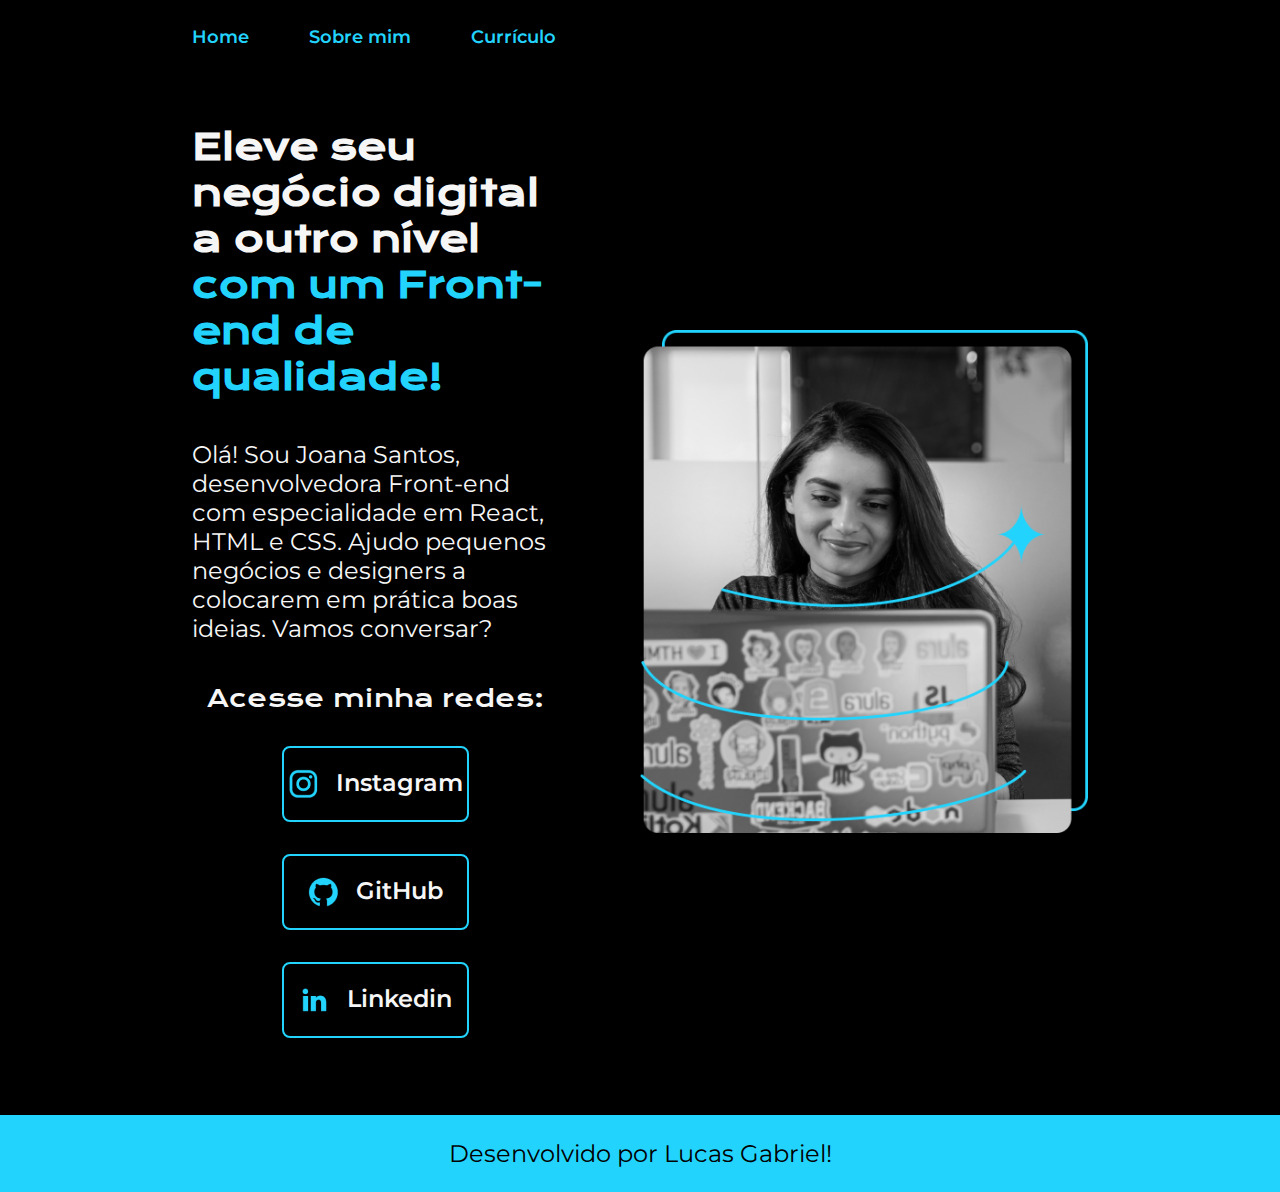
<file: index.html>
<!DOCTYPE html>
<html lang="pt-br">

<head>
    <meta charset="UTF-8">
    <meta http-equiv="X-UA-Compatible" content="IE=edge">
    <meta name="viewport" content="width=device-width, initial-scale=1.0">
    <title>Portifolio</title>
    <link rel="stylesheet" href="./styles/style.css">
</head>

<body>
    <header class="cabecalho">
    <nav class="cabecalho__menu">
        <a class="cabecalho__menu__link" href="index.html">Home</a>
        <a class="cabecalho__menu__link" href="./about.html">Sobre mim</a>
        <a class="cabecalho__menu__link" href="curriculo.html">Currículo</a>
    </nav>
    </header>

    <main class="apresentacao">
        <section class="apresentacao__conteudo">
            <h1 class="apresentacao__conteudo__titulo">Eleve seu negócio digital a outro nível<strong 
            class="titulo-destaque"> com um Front-end de qualidade!
            </strong></h1>
            <p class="apresentacao__conteudo__texto">Olá! Sou Joana Santos, desenvolvedora
            Front-end com especialidade em React, HTML e
            CSS. Ajudo pequenos negócios e designers a
            colocarem em prática boas ideias. Vamos
            conversar?</p>
            <div class="apresentacao__links">
                <h2>Acesse minha redes: </h2>
                <a class="apresentacao__links__navegacao" href="https://www.instagram.com/lucasrs_13/">
                    <img src="Assets-aula2-curso3-html-e-css-main/Assets-aula2-curso3-html-e-css-main/assets/instagram.png" alt="">
                    Instagram
                </a>
                <a class="apresentacao__links__navegacao" href="https://github.com/LucasGabrielRS">
                    <img src="Assets-aula2-curso3-html-e-css-main/Assets-aula2-curso3-html-e-css-main/assets/github.png" alt="">
                    GitHub
                </a>
                <a class="apresentacao__links__navegacao" href="https://www.linkedin.com/in/lucas-gabriel-rodrigues-silva-9271b2264/">
                    <img src="Assets-aula2-curso3-html-e-css-main/Assets-aula2-curso3-html-e-css-main/assets/linkedin.png" alt="">
                    Linkedin
                </a>
            </div>
        </section>
        <img class="apresentacao__imagem" src="./Assets-aula2-curso3-html-e-css-main/Imagem.png" alt="Foto da Joana Santos programando">
    </main>
    <footer>
        <p class="rodape">Desenvolvido por Lucas Gabriel!</p>
    </footer>
</body>

</html>
</file>
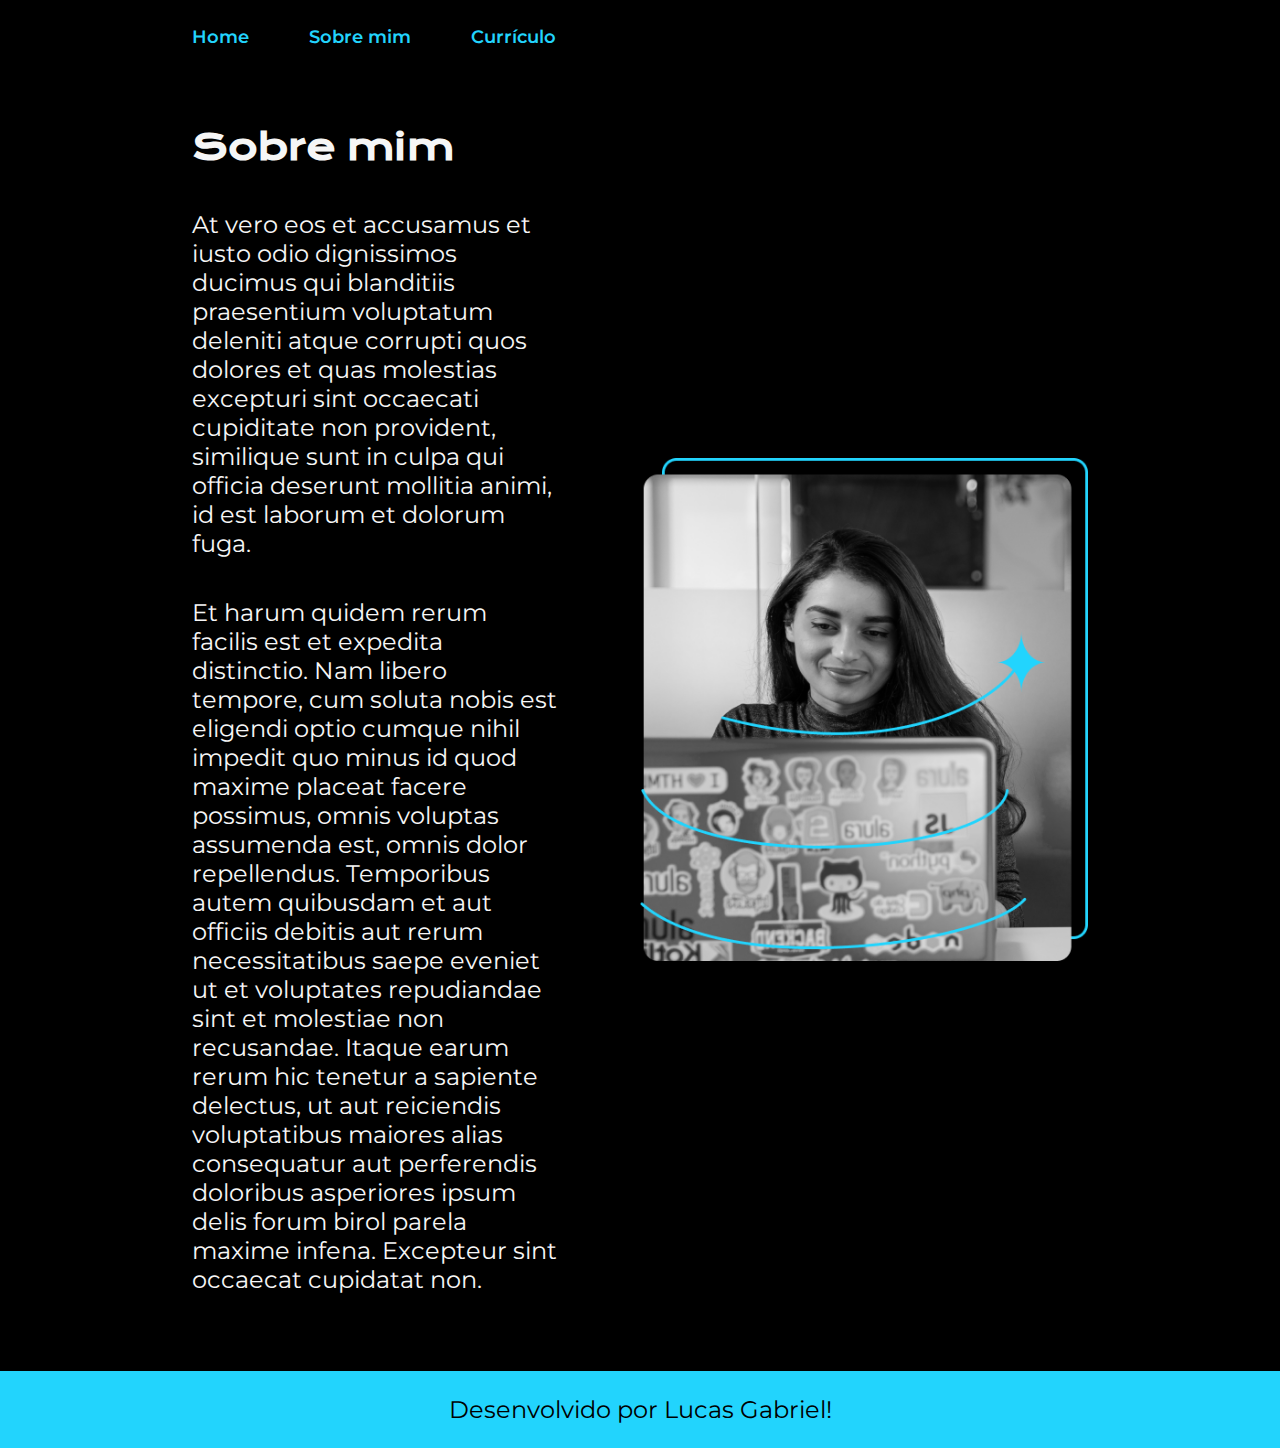
<file: about.html>
<!DOCTYPE html>
<html lang="pt-br">
<head>
    <meta charset="UTF-8">
    <meta http-equiv="X-UA-Compatible" content="IE=edge">
    <meta name="viewport" content="width=device-width, initial-scale=1.0">
    <title>Sobre mim</title>
    <link rel="stylesheet" href="./styles/style.css">
</head>
<body>
    <header class="cabecalho">
        <nav class="cabecalho__menu">
            <a class="cabecalho__menu__link" href="index.html">Home</a>
            <a class="cabecalho__menu__link" href="./about.html">Sobre mim</a>
            <a class="cabecalho__menu__link" href="curriculo.html">Currículo</a>
        </nav>
    </header>

    <main class="apresentacao">
        <section class="apresentacao__conteudo">
            <h1 class="apresentacao__conteudo__titulo">Sobre mim</h1>
            <p class="apresentacao__conteudo__texto">
                At vero eos et accusamus et iusto odio dignissimos ducimus qui blanditiis praesentium voluptatum deleniti atque corrupti quos dolores et quas molestias excepturi sint occaecati cupiditate non provident, similique sunt in culpa qui officia deserunt mollitia animi, id est laborum et dolorum fuga.
            </p>
            <p class="apresentacao__conteudo__texto">
                Et harum quidem rerum facilis est et expedita distinctio. Nam libero tempore, cum soluta nobis est eligendi optio cumque nihil impedit quo minus id quod maxime placeat facere possimus, omnis voluptas assumenda est, omnis dolor repellendus. Temporibus autem quibusdam et aut officiis debitis aut rerum necessitatibus saepe eveniet ut et voluptates repudiandae sint et molestiae non recusandae. Itaque earum rerum hic tenetur a sapiente delectus, ut aut reiciendis voluptatibus maiores alias consequatur aut perferendis doloribus asperiores ipsum delis forum birol parela maxime infena. Excepteur sint occaecat cupidatat non.
            </p>
        </section>
        <img class="apresentacao__imagem" src="./Assets-aula2-curso3-html-e-css-main/Assets-aula2-curso3-html-e-css-main/assets/Imagem.png" alt="">
    </main>
    
    <footer>
        <p class="rodape">Desenvolvido por Lucas Gabriel!</p>
    </footer>
</body>
</html>
</file>
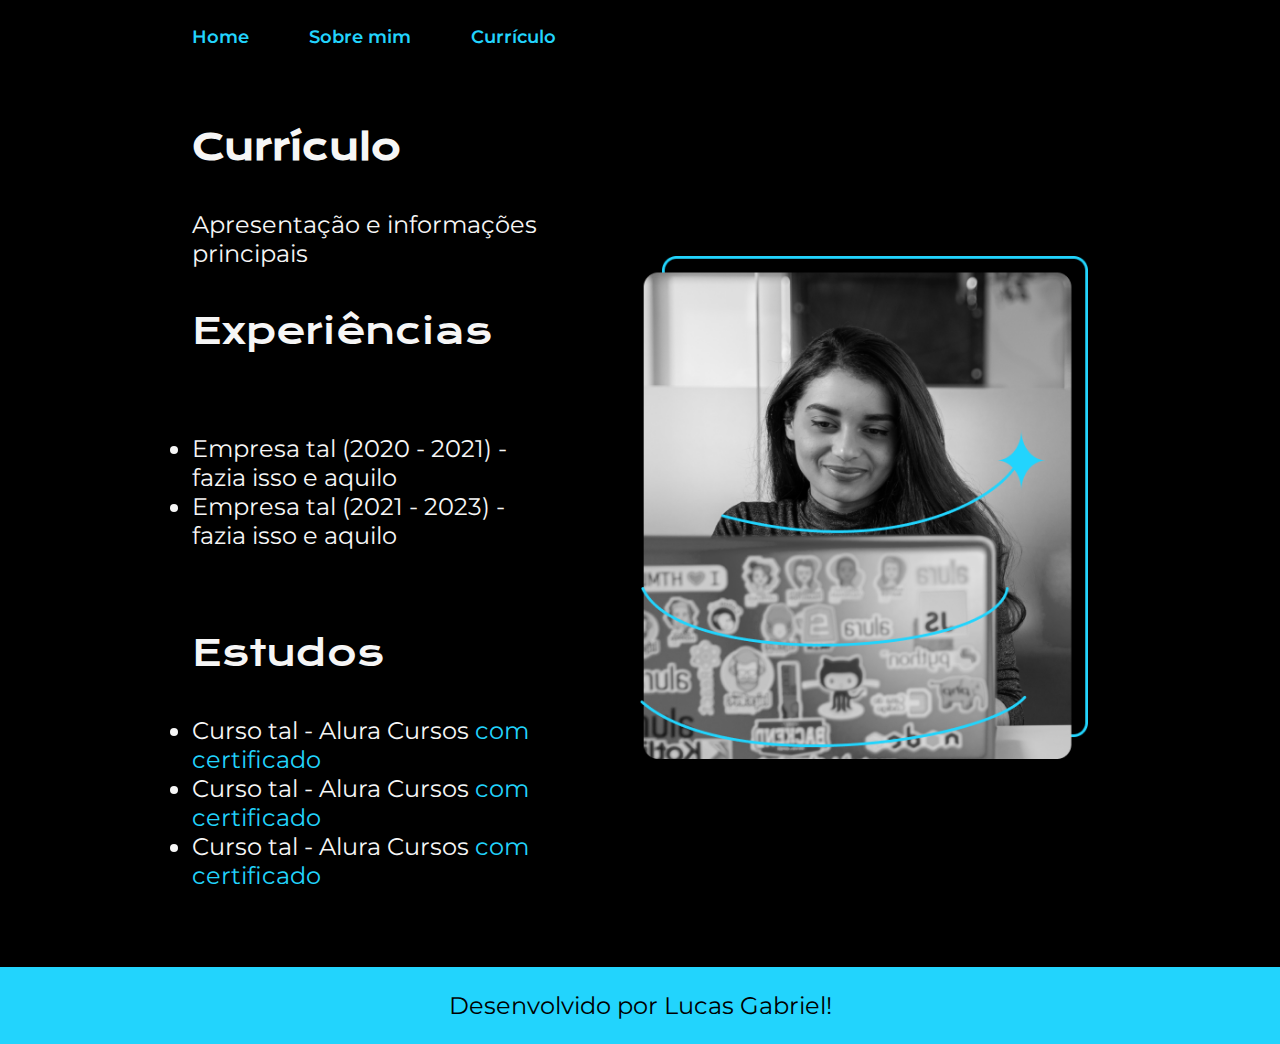
<file: curriculo.html>
<!DOCTYPE html>
<html lang="pt-br">

<head>
    <meta charset="UTF-8">
    <meta http-equiv="X-UA-Compatible" content="IE=edge">
    <meta name="viewport" content="width=device-width, initial-scale=1.0">
    <title>Portifolio</title>
    <link rel="stylesheet" href="./styles/style.css">
</head>

<body>
    <header class="cabecalho">
    <nav class="cabecalho__menu">
        <a class="cabecalho__menu__link" href="index.html">Home</a>
        <a class="cabecalho__menu__link" href="./about.html">Sobre mim</a>
        <a class="cabecalho__menu__link" href="curriculo.html">Currículo</a>
    </nav>
    </header>

    
    <main class="apresentacao">
        <section class="apresentacao__conteudo">
            <h1 class="apresentacao__conteudo__titulo">Currículo</h1>
            <p class="apresentacao__conteudo__texto">
                Apresentação e informações principais
            </p>
            <h2 class="apresentacao__conteudo__titulo">Experiências</h2>
            <p class="apresentacao__conteudo__texto">
            <ul class="apresentacao__conteudo__texto">
                <li> Empresa tal (2020 - 2021) - fazia isso e aquilo </li>
                <li> Empresa tal (2021 - 2023) - fazia isso e aquilo </li>
            </ul>
            </p>
            <h2 class="apresentacao__conteudo__titulo">Estudos</h2>
            <div class="apresentacao__conteudo__texto">
            <ul class="apresentacao__conteudo__texto">
                <li>Curso tal - Alura Cursos <a href="linkdocertificado">com certificado</a> </li>
                <li>Curso tal - Alura Cursos <a href="linkdocertificado">com certificado</a></li>
                <li>Curso tal - Alura Cursos <a href="linkdocertificado">com certificado</a></li>
            </ul>
            </div>    
        </section>
        <img class="apresentacao__imagem" src="./Assets-aula2-curso3-html-e-css-main/Assets-aula2-curso3-html-e-css-main/assets/Imagem.png" alt="Foto da Joana Santos programando">
    </main> 


    <footer>
        <p class="rodape">Desenvolvido por Lucas Gabriel!</p>
    </footer>
</body>

</html>
</file>
<file: styles/style.css>
@import url('https://fonts.googleapis.com/css2?family=Krona+One&family=Montserrat:wght@400;600&display=swap');

:root {
    --cor-primaria: #000000;
    --cor-secundaria: #f6f6f6;
    --cor-terciaria: #22D4FD;

    --fonte-principal: 'Krona One', sans-serif;
    --fonte-secundaria: 'Montserrat', sans-serif;
}

*{
    margin: 0;
    padding: 0;
}

body{
    box-sizing: border-box;
    background-color: var(--cor-primaria);
    color: #F6F6F6;
}

.cabecalho {
    padding: 2% 0% 0% 15%;
}

.cabecalho__menu__link {
    color: var(--cor-terciaria);
    text-decoration: none;
    font-family: var(--fonte-secundaria);
    font-weight: 600;
    font-size: 18px;
}

.cabecalho__menu {
    display: flex;
    gap: 60px;
}

.titulo-destaque{
    color: var(--cor-terciaria);
}

.apresentacao{
    padding: 6% 15%;
    display: flex;
    align-items: center;
    justify-content: space-between;
    gap: 82px;
}
.apresentacao__conteudo{
    width: 50%;
    display: flex;
    flex-direction: column;
    gap: 40px;
}

.apresentacao__conteudo__titulo{
    font-size: 2.25rem;
    font-family: var(--fonte-principal);
}

.apresentacao__conteudo__texto{
    font-size: 1.5rem;
    font-family: var(--fonte-secundaria);
}

.apresentacao__links{
    display: flex;
    flex-direction: column;
    justify-content: space-between;
    align-items: center;
    gap: 32px;
}

.apresentacao__links__navegacao {
    /* background-color: #22D4FD; */
    display: flex;
    justify-content: center;
    gap: 16px;

    width: 50%;
    text-align: center;
    border-radius: 8px;
    font-size: 1.5rem;
    font-weight: 600;
    padding: 20px 0;
    text-decoration: none;
    color: var(--cor-secundaria);
    font-family: var(--fonte-secundaria);
    border: 2px solid var(--cor-terciaria);
}

.apresentacao__links__navegacao:hover {
    background-color: #272727;
}


.imagem {
    margin-left: 100px;
}

h2 {
    font-family: var(--fonte-principal);
    font-size: 1.5rem;
    font-weight: 400;
}

.apresentacao__imagem {
    width: 50%;
}


.rodape {
    color: var(--cor-primaria);
    background-color: var(--cor-terciaria);
    padding: 24px;
    text-align: center;
    font-family: var(--fonte-secundaria);
    font-size: 1.5rem;
    font-weight: 400;
}


.apresentacao__conteudo__texto a{
    text-decoration: none;
    color: var(--cor-terciaria);
}

@media (max-width: 1200px){
    .cabecalho {
        padding: 10%;   
    }
    
    .cabecalho__menu{
        justify-content: center;
    }   

    .apresentacao {
        flex-direction: column-reverse;
        padding: 5%;
    }

    .apresentacao__conteudo {
        width: auto;
    }
    
}
</file>
